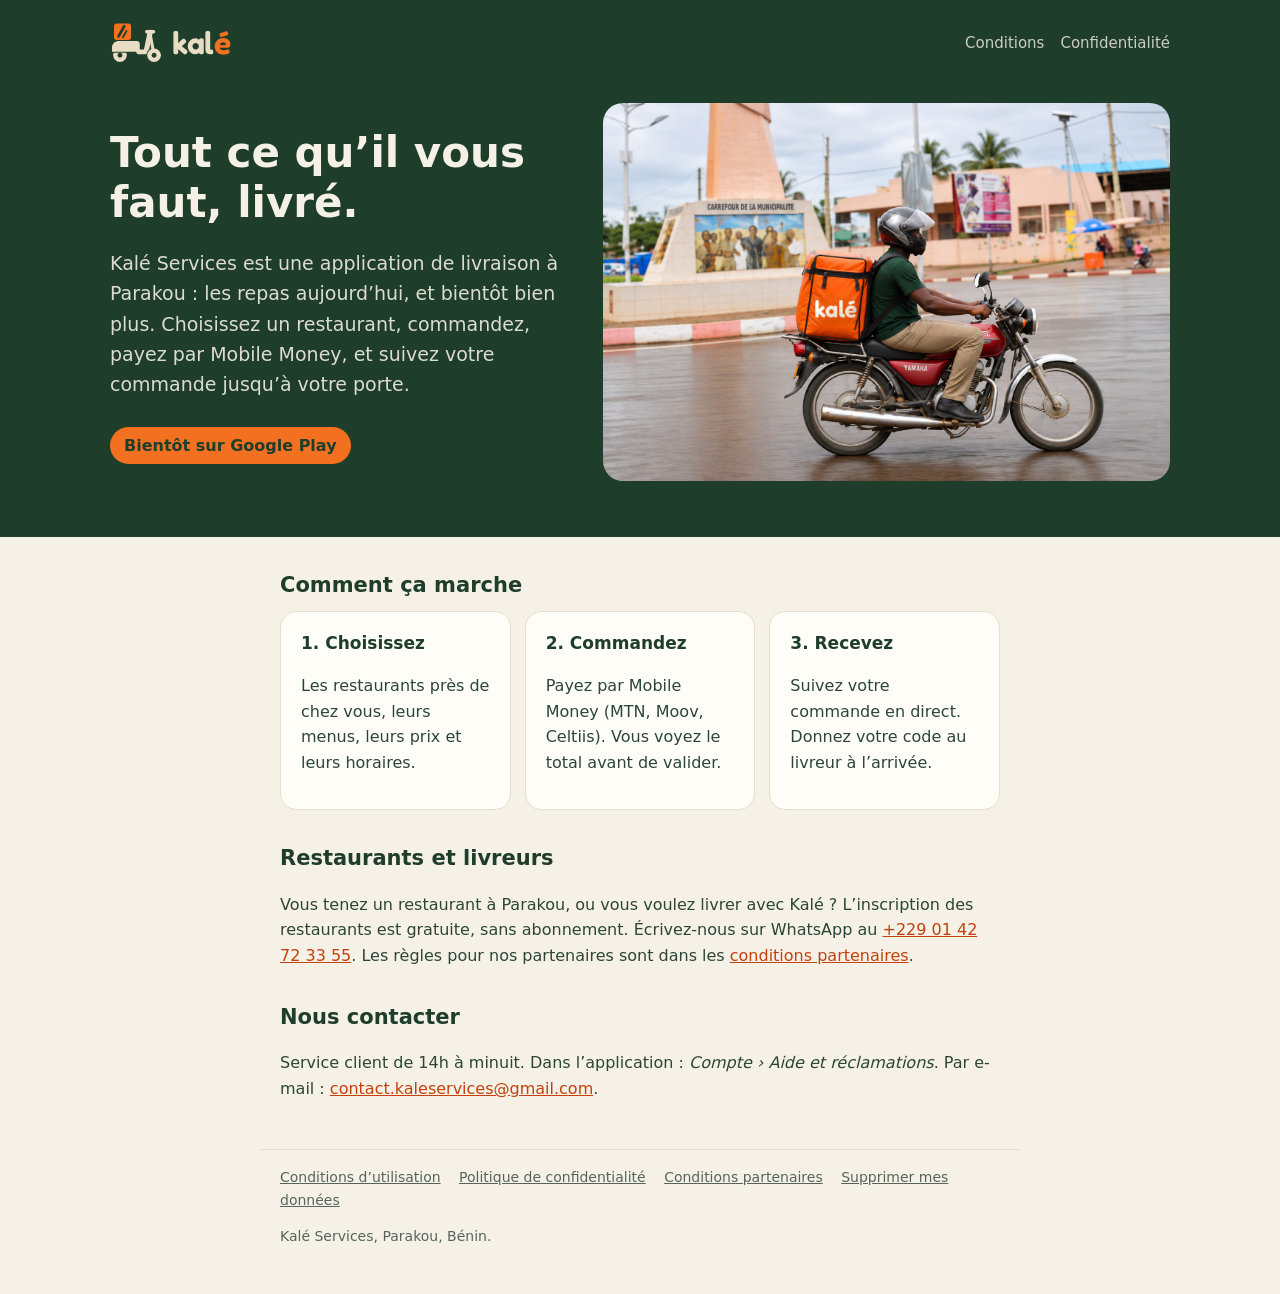
<file: index.html>
<!DOCTYPE html>
<html lang="fr">
<head>
<meta charset="utf-8">
<meta name="viewport" content="width=device-width, initial-scale=1">
<title>Kalé Services · Livraison à Parakou</title>
<meta name="description" content="Kalé Services : commandez vos repas à Parakou et faites-vous livrer. Les repas aujourd’hui, et bientôt bien plus.">
<link rel="icon" type="image/png" href="favicon.png">
<link rel="apple-touch-icon" href="apple-touch-icon.png">
<meta name="theme-color" content="#1F3D2B">
<link rel="stylesheet" href="style.css">
</head>
<body>
<div class="hero">
  <header>
    <a class="logo" href="index.html" aria-label="Kalé Services, accueil"><svg class="moto" viewBox="205 300 610 485" aria-hidden="true"><circle class="b" cx="322" cy="690" r="80"/><path class="b c" d="M228 650 V600 C228 556 262 524 318 524 H520 C540 524 554 538 554 558 V650 Z"/><path class="l" stroke-width="56" d="M540 650 H640"/><path class="l" stroke-width="60" d="M630 640 L676 420"/><circle class="b c" cx="722" cy="690" r="80"/><path class="l" stroke-width="36" d="M676 440 L722 690"/><circle class="h" cx="322" cy="690" r="28"/><circle class="h" cx="722" cy="690" r="28"/><path class="l" stroke-width="40" d="M636 414 H716"/><rect class="s c" x="252" y="318" width="200" height="194" rx="32"/><g transform="translate(-54.5 176.5) scale(0.75)"><path class="k" stroke-width="41.5" d="M481.5 387.7 L568.8 230.6"/><path class="k" stroke-width="26.9" d="M547 405.1 L603.7 304.7"/></g></svg><span class="nom">kal<span>é</span></span></a>
    <nav><a href="conditions.html">Conditions</a><a href="confidentialite.html">Confidentialité</a></nav>
  </header>
  <section class="intro">
    <div class="intro-text">
      <h1>Tout ce qu’il vous faut, livré.</h1>
      <p class="lead">Kalé Services est une application de livraison à Parakou : les repas aujourd’hui, et bientôt bien plus. Choisissez un restaurant, commandez, payez par Mobile Money, et suivez votre commande jusqu’à votre porte.</p>
      <span class="badge">Bientôt sur Google Play</span>
    </div>
    <img class="intro-photo" src="fond-livreur.jpg" alt="Un livreur Kalé à moto au carrefour de la Municipalité, à Parakou">
  </section>
</div>
<main>

  <h2>Comment ça marche</h2>
  <div class="cards">
    <div class="card"><h3>1. Choisissez</h3><p>Les restaurants près de chez vous, leurs menus, leurs prix et leurs horaires.</p></div>
    <div class="card"><h3>2. Commandez</h3><p>Payez par Mobile Money (MTN, Moov, Celtiis). Vous voyez le total avant de valider.</p></div>
    <div class="card"><h3>3. Recevez</h3><p>Suivez votre commande en direct. Donnez votre code au livreur à l’arrivée.</p></div>
  </div>

  <h2>Restaurants et livreurs</h2>
  <p>Vous tenez un restaurant à Parakou, ou vous voulez livrer avec Kalé ? L’inscription des restaurants est gratuite, sans abonnement. Écrivez-nous sur WhatsApp au <a href="https://wa.me/2290142723355">+229 01 42 72 33 55</a>. Les règles pour nos partenaires sont dans les <a href="conditions-partenaires.html">conditions partenaires</a>.</p>

  <h2>Nous contacter</h2>
  <p>Service client de 14h à minuit. Dans l’application : <em>Compte › Aide et réclamations</em>. Par e-mail : <a href="mailto:contact.kaleservices@gmail.com">contact.kaleservices@gmail.com</a>.</p>
</main>
<footer>
  <a href="conditions.html">Conditions d’utilisation</a>
  <a href="confidentialite.html">Politique de confidentialité</a>
  <a href="conditions-partenaires.html">Conditions partenaires</a>
  <a href="suppression.html">Supprimer mes données</a>
  <p>Kalé Services, Parakou, Bénin.</p>
</footer>
</body>
</html>
</file>
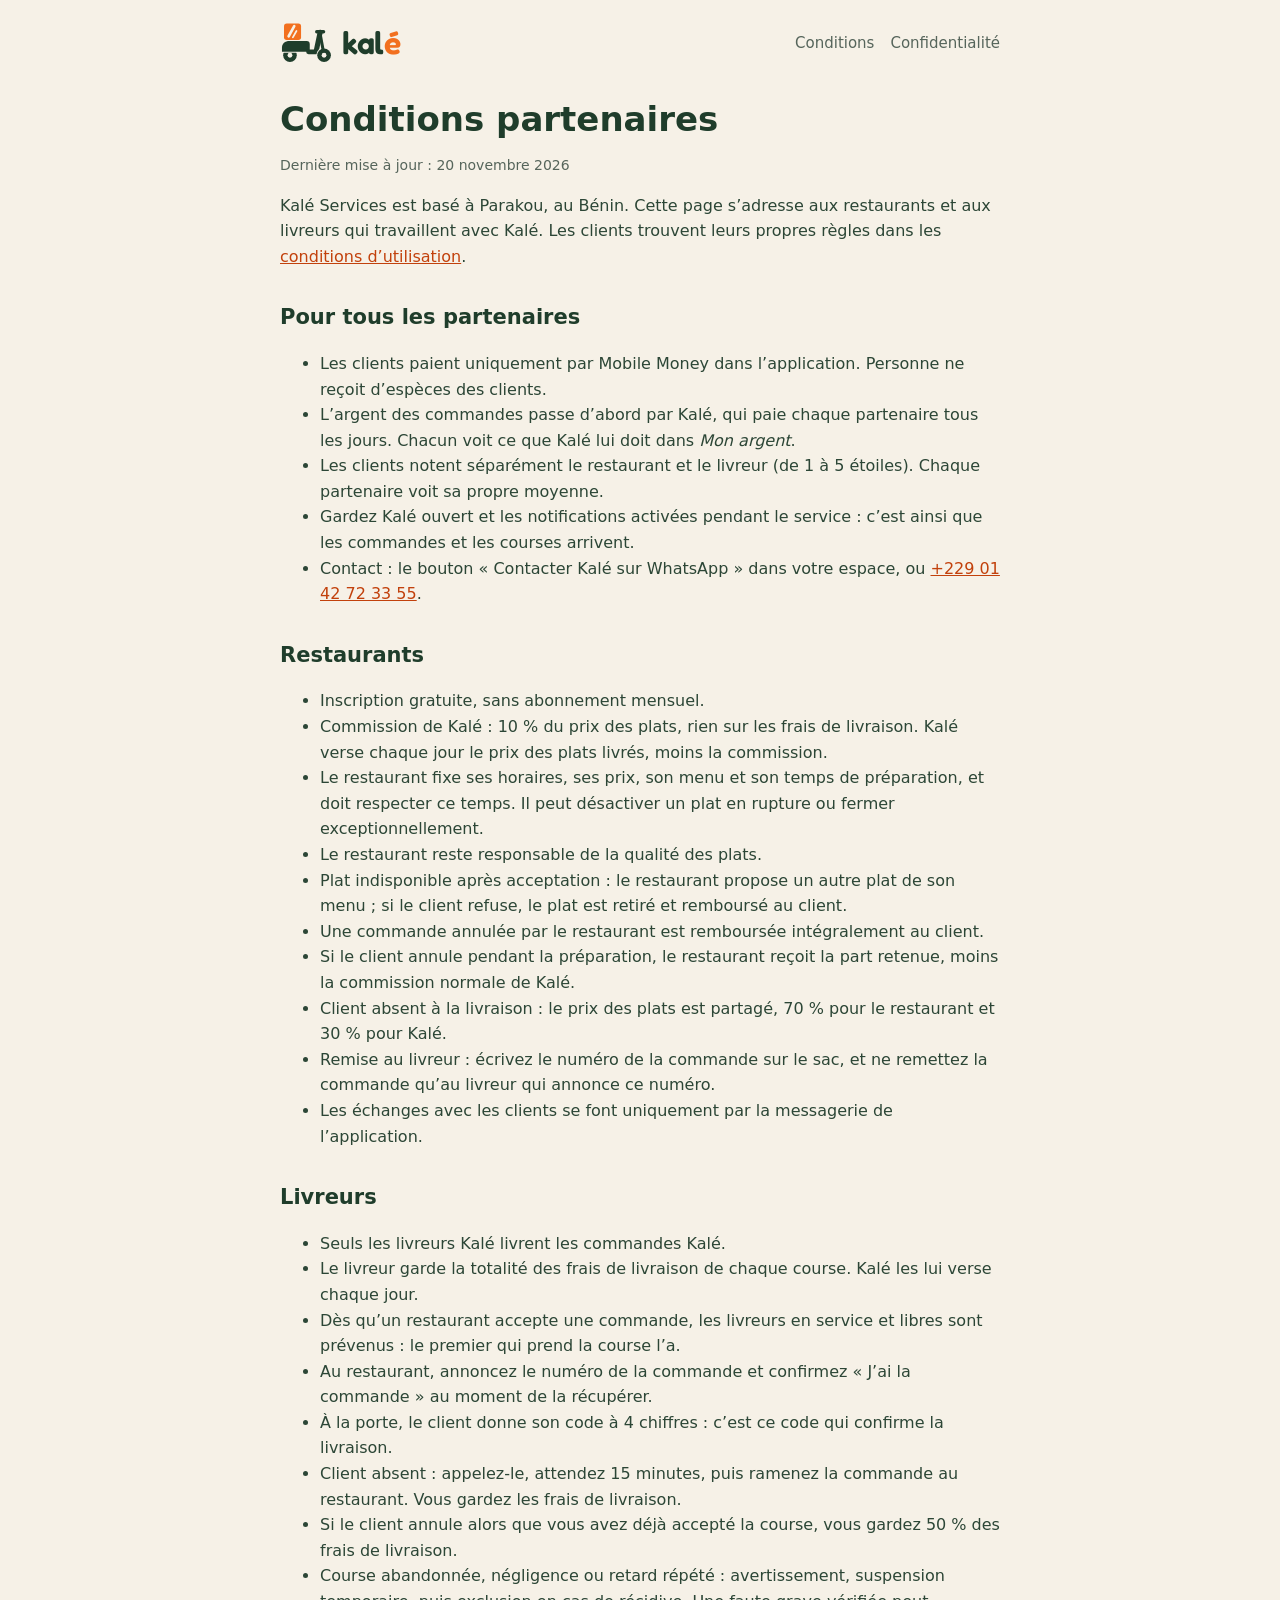
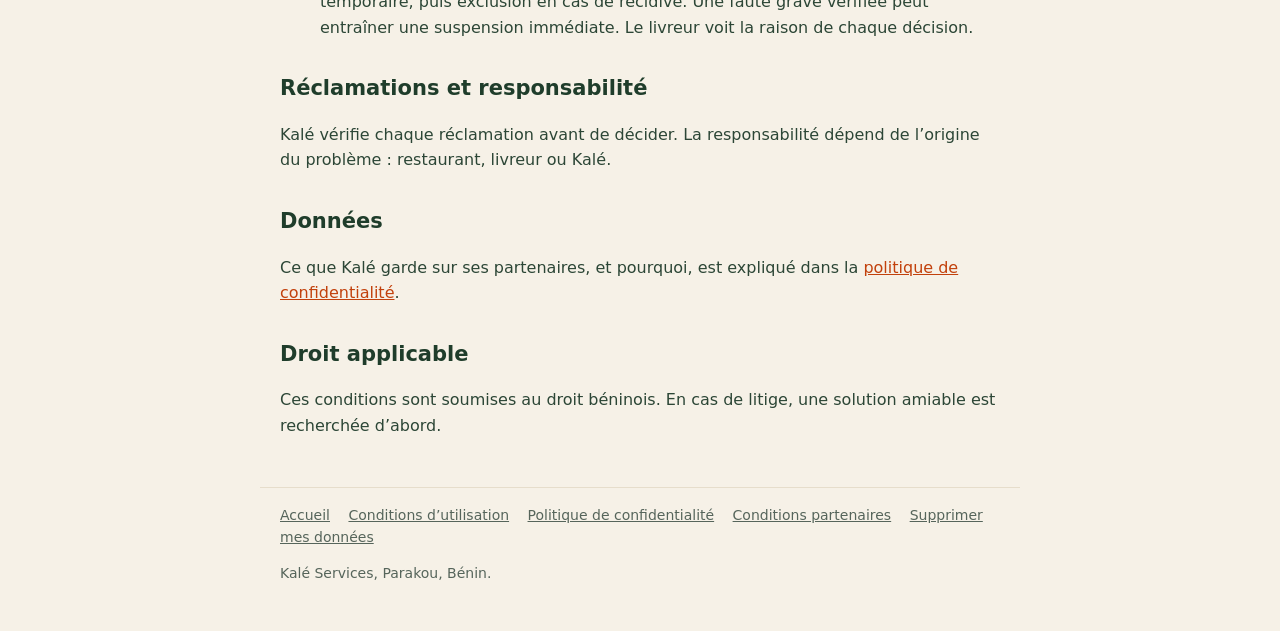
<file: conditions-partenaires.html>
<!DOCTYPE html>
<html lang="fr">
<head>
<meta charset="utf-8">
<meta name="viewport" content="width=device-width, initial-scale=1">
<title>Conditions partenaires · Kalé Services</title>
<link rel="icon" type="image/png" href="favicon.png">
<link rel="apple-touch-icon" href="apple-touch-icon.png">
<meta name="theme-color" content="#1F3D2B">
<link rel="stylesheet" href="style.css">
</head>
<body>
<header>
  <a class="logo" href="index.html" aria-label="Kalé Services, accueil"><svg class="moto" viewBox="205 300 610 485" aria-hidden="true"><circle class="b" cx="322" cy="690" r="80"/><path class="b c" d="M228 650 V600 C228 556 262 524 318 524 H520 C540 524 554 538 554 558 V650 Z"/><path class="l" stroke-width="56" d="M540 650 H640"/><path class="l" stroke-width="60" d="M630 640 L676 420"/><circle class="b c" cx="722" cy="690" r="80"/><path class="l" stroke-width="36" d="M676 440 L722 690"/><circle class="h" cx="322" cy="690" r="28"/><circle class="h" cx="722" cy="690" r="28"/><path class="l" stroke-width="40" d="M636 414 H716"/><rect class="s c" x="252" y="318" width="200" height="194" rx="32"/><g transform="translate(-54.5 176.5) scale(0.75)"><path class="k" stroke-width="41.5" d="M481.5 387.7 L568.8 230.6"/><path class="k" stroke-width="26.9" d="M547 405.1 L603.7 304.7"/></g></svg><span class="nom">kal<span>é</span></span></a>
  <nav><a href="conditions.html">Conditions</a><a href="confidentialite.html">Confidentialité</a></nav>
</header>
<main>
  <h1>Conditions partenaires</h1>
  <p class="updated">Dernière mise à jour : 20 novembre 2026</p>
  <p>Kalé Services est basé à Parakou, au Bénin. Cette page s’adresse aux restaurants et aux livreurs qui travaillent avec Kalé. Les clients trouvent leurs propres règles dans les <a href="conditions.html">conditions d’utilisation</a>.</p>

  <h2>Pour tous les partenaires</h2>
  <ul>
    <li>Les clients paient uniquement par Mobile Money dans l’application. Personne ne reçoit d’espèces des clients.</li>
    <li>L’argent des commandes passe d’abord par Kalé, qui paie chaque partenaire tous les jours. Chacun voit ce que Kalé lui doit dans <em>Mon argent</em>.</li>
    <li>Les clients notent séparément le restaurant et le livreur (de 1 à 5 étoiles). Chaque partenaire voit sa propre moyenne.</li>
    <li>Gardez Kalé ouvert et les notifications activées pendant le service : c’est ainsi que les commandes et les courses arrivent.</li>
    <li>Contact : le bouton « Contacter Kalé sur WhatsApp » dans votre espace, ou <a href="https://wa.me/2290142723355">+229 01 42 72 33 55</a>.</li>
  </ul>

  <h2>Restaurants</h2>
  <ul>
    <li>Inscription gratuite, sans abonnement mensuel.</li>
    <li>Commission de Kalé : 10 % du prix des plats, rien sur les frais de livraison. Kalé verse chaque jour le prix des plats livrés, moins la commission.</li>
    <li>Le restaurant fixe ses horaires, ses prix, son menu et son temps de préparation, et doit respecter ce temps. Il peut désactiver un plat en rupture ou fermer exceptionnellement.</li>
    <li>Le restaurant reste responsable de la qualité des plats.</li>
    <li>Plat indisponible après acceptation : le restaurant propose un autre plat de son menu ; si le client refuse, le plat est retiré et remboursé au client.</li>
    <li>Une commande annulée par le restaurant est remboursée intégralement au client.</li>
    <li>Si le client annule pendant la préparation, le restaurant reçoit la part retenue, moins la commission normale de Kalé.</li>
    <li>Client absent à la livraison : le prix des plats est partagé, 70 % pour le restaurant et 30 % pour Kalé.</li>
    <li>Remise au livreur : écrivez le numéro de la commande sur le sac, et ne remettez la commande qu’au livreur qui annonce ce numéro.</li>
    <li>Les échanges avec les clients se font uniquement par la messagerie de l’application.</li>
  </ul>

  <h2>Livreurs</h2>
  <ul>
    <li>Seuls les livreurs Kalé livrent les commandes Kalé.</li>
    <li>Le livreur garde la totalité des frais de livraison de chaque course. Kalé les lui verse chaque jour.</li>
    <li>Dès qu’un restaurant accepte une commande, les livreurs en service et libres sont prévenus : le premier qui prend la course l’a.</li>
    <li>Au restaurant, annoncez le numéro de la commande et confirmez « J’ai la commande » au moment de la récupérer.</li>
    <li>À la porte, le client donne son code à 4 chiffres : c’est ce code qui confirme la livraison.</li>
    <li>Client absent : appelez-le, attendez 15 minutes, puis ramenez la commande au restaurant. Vous gardez les frais de livraison.</li>
    <li>Si le client annule alors que vous avez déjà accepté la course, vous gardez 50 % des frais de livraison.</li>
    <li>Course abandonnée, négligence ou retard répété : avertissement, suspension temporaire, puis exclusion en cas de récidive. Une faute grave vérifiée peut entraîner une suspension immédiate. Le livreur voit la raison de chaque décision.</li>
  </ul>

  <h2>Réclamations et responsabilité</h2>
  <p>Kalé vérifie chaque réclamation avant de décider. La responsabilité dépend de l’origine du problème : restaurant, livreur ou Kalé.</p>

  <h2>Données</h2>
  <p>Ce que Kalé garde sur ses partenaires, et pourquoi, est expliqué dans la <a href="confidentialite.html">politique de confidentialité</a>.</p>

  <h2>Droit applicable</h2>
  <p>Ces conditions sont soumises au droit béninois. En cas de litige, une solution amiable est recherchée d’abord.</p>
</main>
<footer>
  <a href="index.html">Accueil</a>
  <a href="conditions.html">Conditions d’utilisation</a>
  <a href="confidentialite.html">Politique de confidentialité</a>
  <a href="conditions-partenaires.html">Conditions partenaires</a>
  <a href="suppression.html">Supprimer mes données</a>
  <p>Kalé Services, Parakou, Bénin.</p>
</footer>
</body>
</html>
</file>
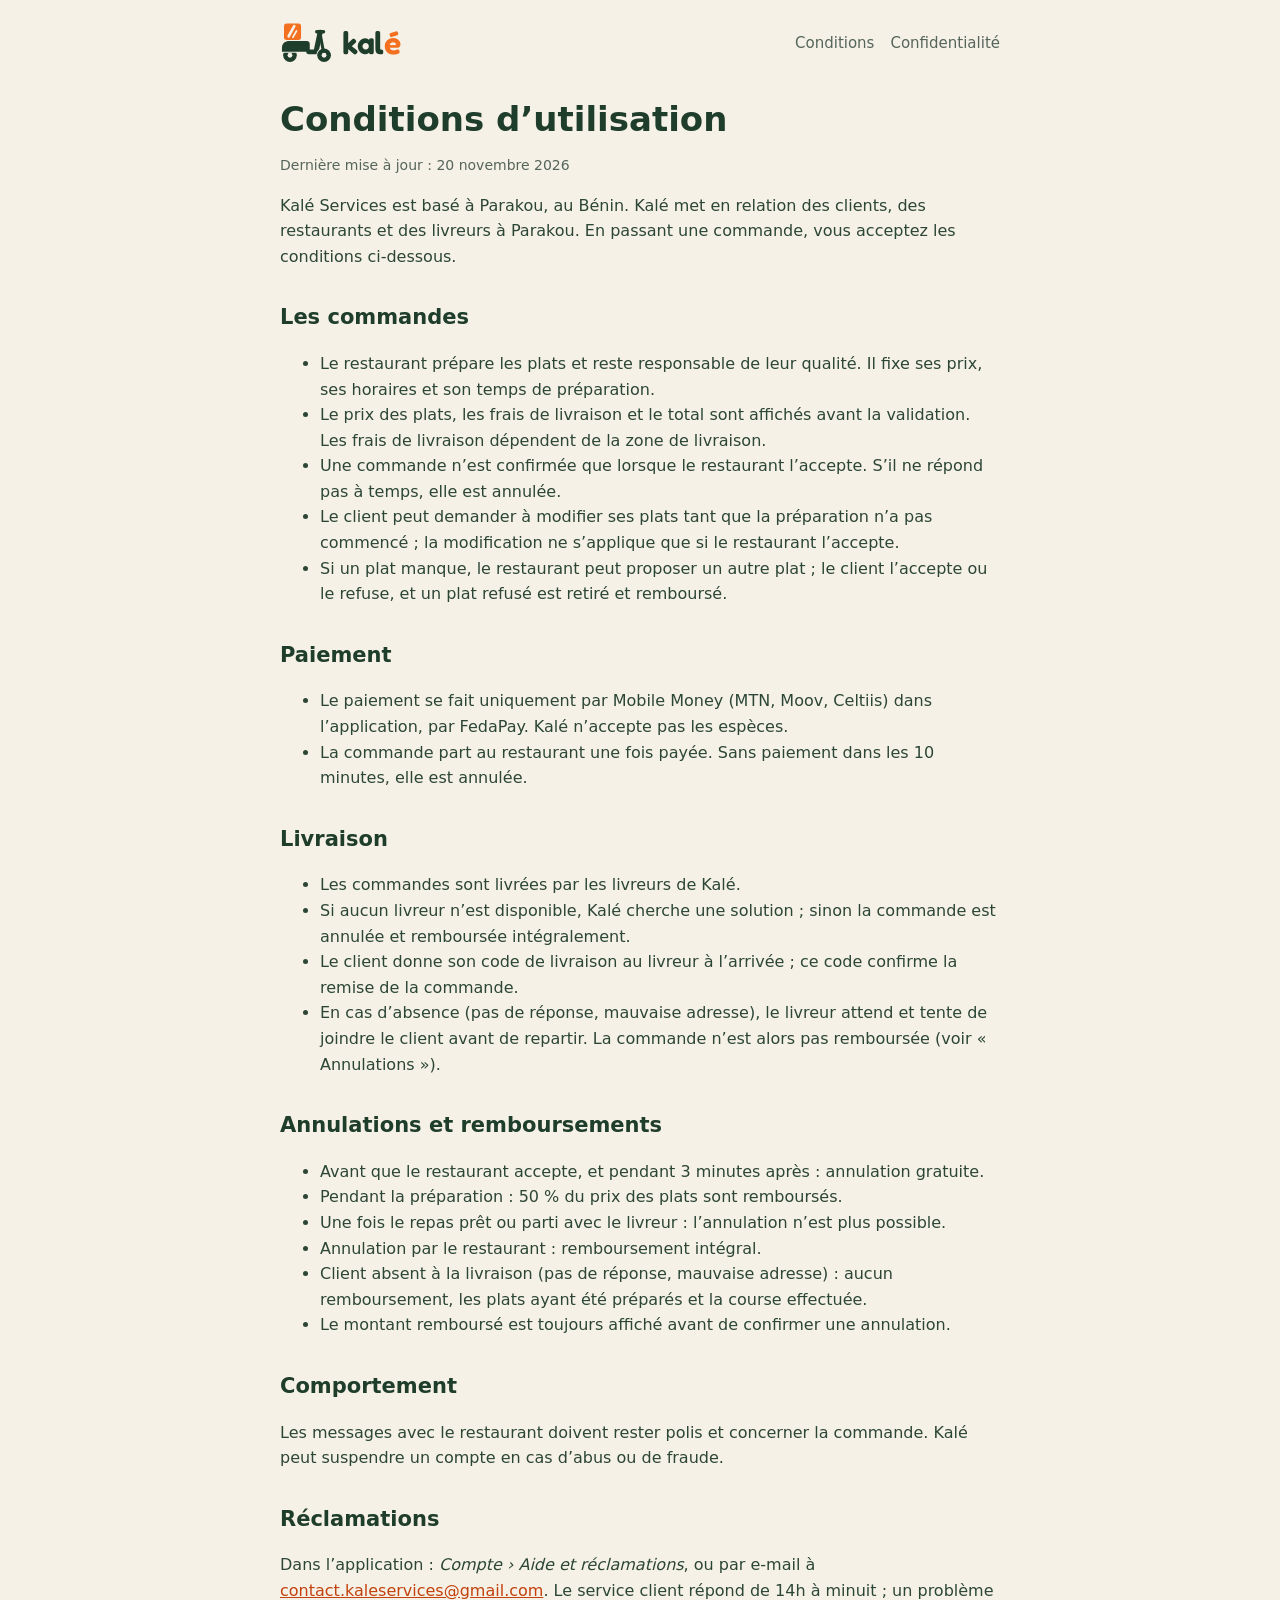
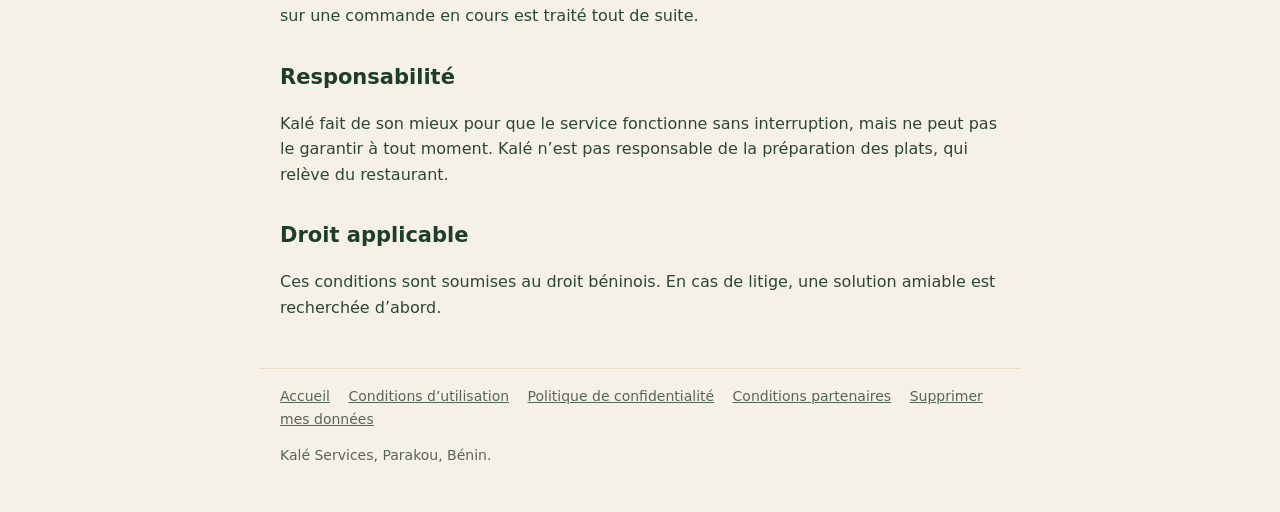
<file: conditions.html>
<!DOCTYPE html>
<html lang="fr">
<head>
<meta charset="utf-8">
<meta name="viewport" content="width=device-width, initial-scale=1">
<title>Conditions d’utilisation · Kalé Services</title>
<link rel="icon" type="image/png" href="favicon.png">
<link rel="apple-touch-icon" href="apple-touch-icon.png">
<meta name="theme-color" content="#1F3D2B">
<link rel="stylesheet" href="style.css">
</head>
<body>
<header>
  <a class="logo" href="index.html" aria-label="Kalé Services, accueil"><svg class="moto" viewBox="205 300 610 485" aria-hidden="true"><circle class="b" cx="322" cy="690" r="80"/><path class="b c" d="M228 650 V600 C228 556 262 524 318 524 H520 C540 524 554 538 554 558 V650 Z"/><path class="l" stroke-width="56" d="M540 650 H640"/><path class="l" stroke-width="60" d="M630 640 L676 420"/><circle class="b c" cx="722" cy="690" r="80"/><path class="l" stroke-width="36" d="M676 440 L722 690"/><circle class="h" cx="322" cy="690" r="28"/><circle class="h" cx="722" cy="690" r="28"/><path class="l" stroke-width="40" d="M636 414 H716"/><rect class="s c" x="252" y="318" width="200" height="194" rx="32"/><g transform="translate(-54.5 176.5) scale(0.75)"><path class="k" stroke-width="41.5" d="M481.5 387.7 L568.8 230.6"/><path class="k" stroke-width="26.9" d="M547 405.1 L603.7 304.7"/></g></svg><span class="nom">kal<span>é</span></span></a>
  <nav><a href="conditions.html">Conditions</a><a href="confidentialite.html">Confidentialité</a></nav>
</header>
<main>
  <h1>Conditions d’utilisation</h1>
  <p class="updated">Dernière mise à jour : 20 novembre 2026</p>
  <p>Kalé Services est basé à Parakou, au Bénin. Kalé met en relation des clients, des restaurants et des livreurs à Parakou. En passant une commande, vous acceptez les conditions ci-dessous.</p>

  <h2>Les commandes</h2>
  <ul>
    <li>Le restaurant prépare les plats et reste responsable de leur qualité. Il fixe ses prix, ses horaires et son temps de préparation.</li>
    <li>Le prix des plats, les frais de livraison et le total sont affichés avant la validation. Les frais de livraison dépendent de la zone de livraison.</li>
    <li>Une commande n’est confirmée que lorsque le restaurant l’accepte. S’il ne répond pas à temps, elle est annulée.</li>
    <li>Le client peut demander à modifier ses plats tant que la préparation n’a pas commencé ; la modification ne s’applique que si le restaurant l’accepte.</li>
    <li>Si un plat manque, le restaurant peut proposer un autre plat ; le client l’accepte ou le refuse, et un plat refusé est retiré et remboursé.</li>
  </ul>

  <h2>Paiement</h2>
  <ul>
    <li>Le paiement se fait uniquement par Mobile Money (MTN, Moov, Celtiis) dans l’application, par FedaPay. Kalé n’accepte pas les espèces.</li>
    <li>La commande part au restaurant une fois payée. Sans paiement dans les 10 minutes, elle est annulée.</li>
  </ul>

  <h2>Livraison</h2>
  <ul>
    <li>Les commandes sont livrées par les livreurs de Kalé.</li>
    <li>Si aucun livreur n’est disponible, Kalé cherche une solution ; sinon la commande est annulée et remboursée intégralement.</li>
    <li>Le client donne son code de livraison au livreur à l’arrivée ; ce code confirme la remise de la commande.</li>
    <li>En cas d’absence (pas de réponse, mauvaise adresse), le livreur attend et tente de joindre le client avant de repartir. La commande n’est alors pas remboursée (voir « Annulations »).</li>
  </ul>

  <h2>Annulations et remboursements</h2>
  <ul>
    <li>Avant que le restaurant accepte, et pendant 3 minutes après : annulation gratuite.</li>
    <li>Pendant la préparation : 50 % du prix des plats sont remboursés.</li>
    <li>Une fois le repas prêt ou parti avec le livreur : l’annulation n’est plus possible.</li>
    <li>Annulation par le restaurant : remboursement intégral.</li>
    <li>Client absent à la livraison (pas de réponse, mauvaise adresse) : aucun remboursement, les plats ayant été préparés et la course effectuée.</li>
    <li>Le montant remboursé est toujours affiché avant de confirmer une annulation.</li>
  </ul>

  <h2>Comportement</h2>
  <p>Les messages avec le restaurant doivent rester polis et concerner la commande. Kalé peut suspendre un compte en cas d’abus ou de fraude.</p>

  <h2>Réclamations</h2>
  <p>Dans l’application : <em>Compte › Aide et réclamations</em>, ou par e-mail à <a href="mailto:contact.kaleservices@gmail.com">contact.kaleservices@gmail.com</a>. Le service client répond de 14h à minuit ; un problème sur une commande en cours est traité tout de suite.</p>

  <h2>Responsabilité</h2>
  <p>Kalé fait de son mieux pour que le service fonctionne sans interruption, mais ne peut pas le garantir à tout moment. Kalé n’est pas responsable de la préparation des plats, qui relève du restaurant.</p>

  <h2>Droit applicable</h2>
  <p>Ces conditions sont soumises au droit béninois. En cas de litige, une solution amiable est recherchée d’abord.</p>
</main>
<footer>
  <a href="index.html">Accueil</a>
  <a href="conditions.html">Conditions d’utilisation</a>
  <a href="confidentialite.html">Politique de confidentialité</a>
  <a href="conditions-partenaires.html">Conditions partenaires</a>
  <a href="suppression.html">Supprimer mes données</a>
  <p>Kalé Services, Parakou, Bénin.</p>
</footer>
</body>
</html>
</file>
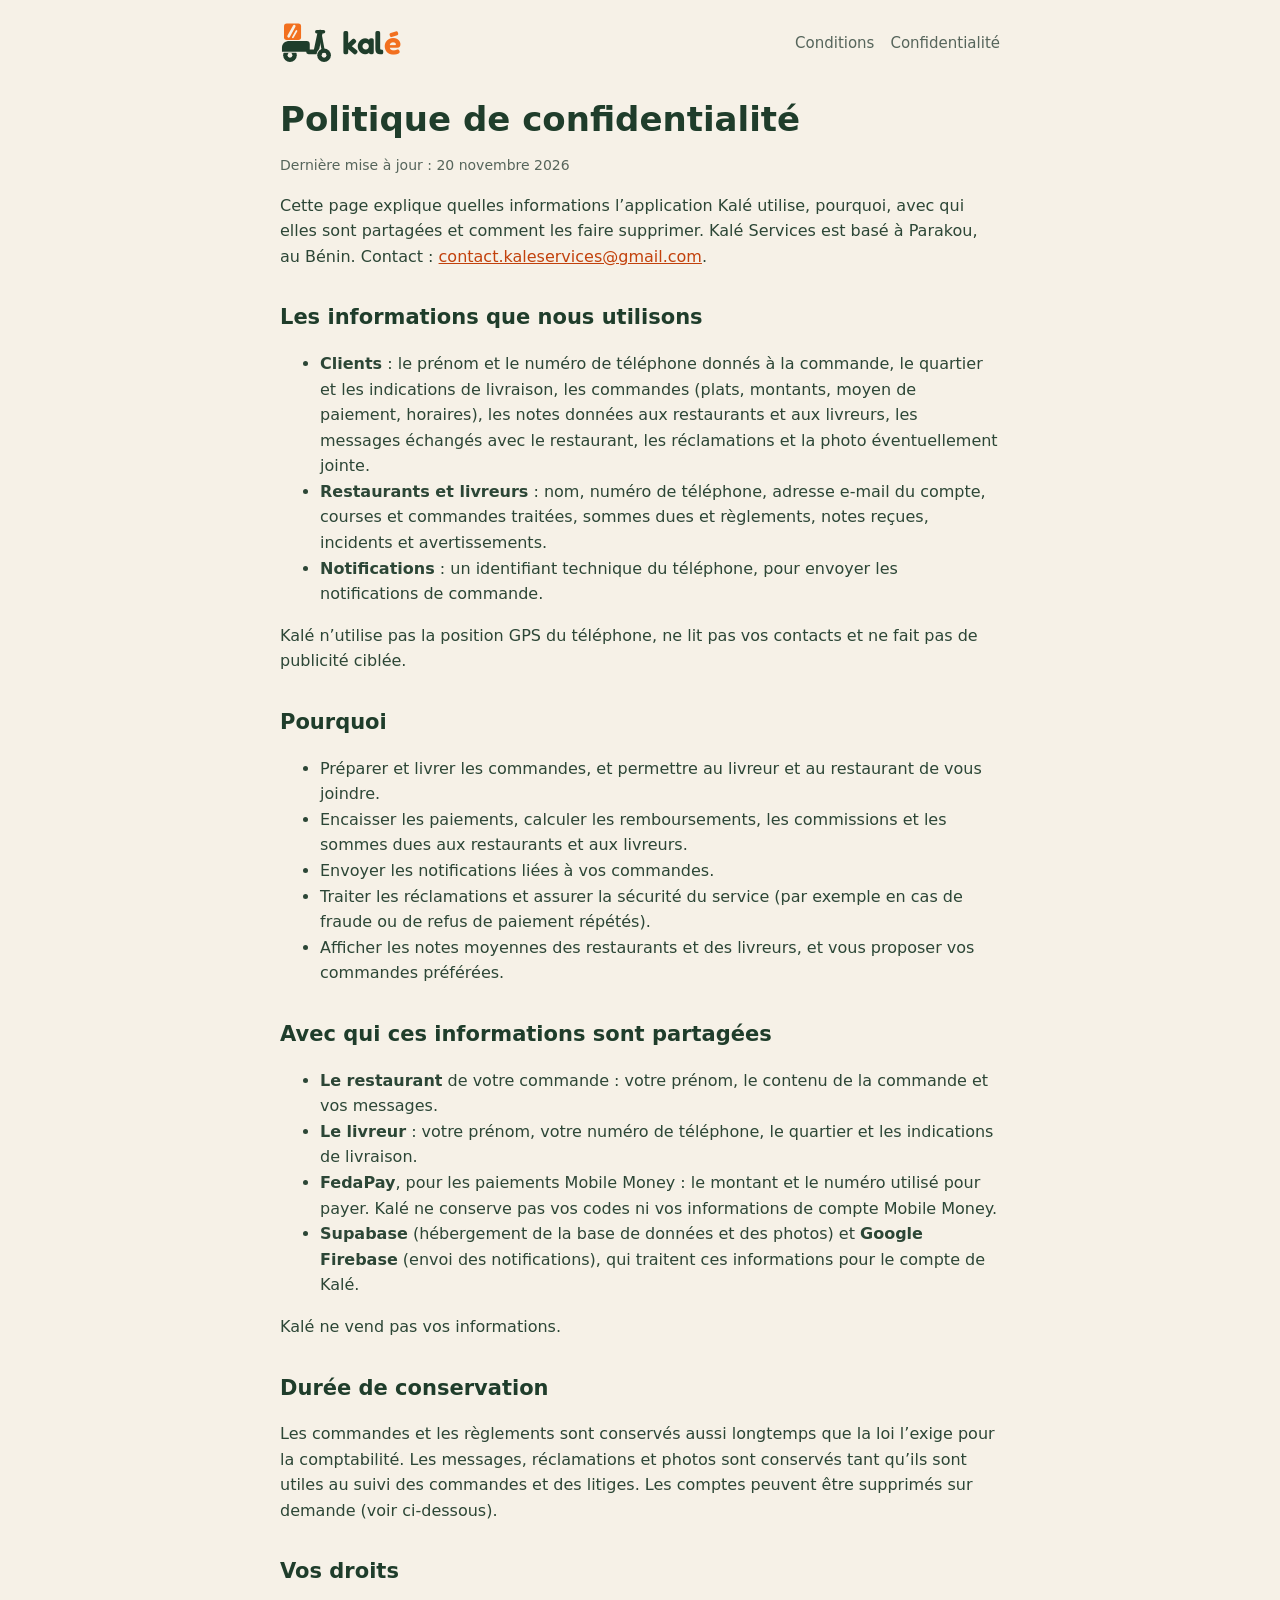
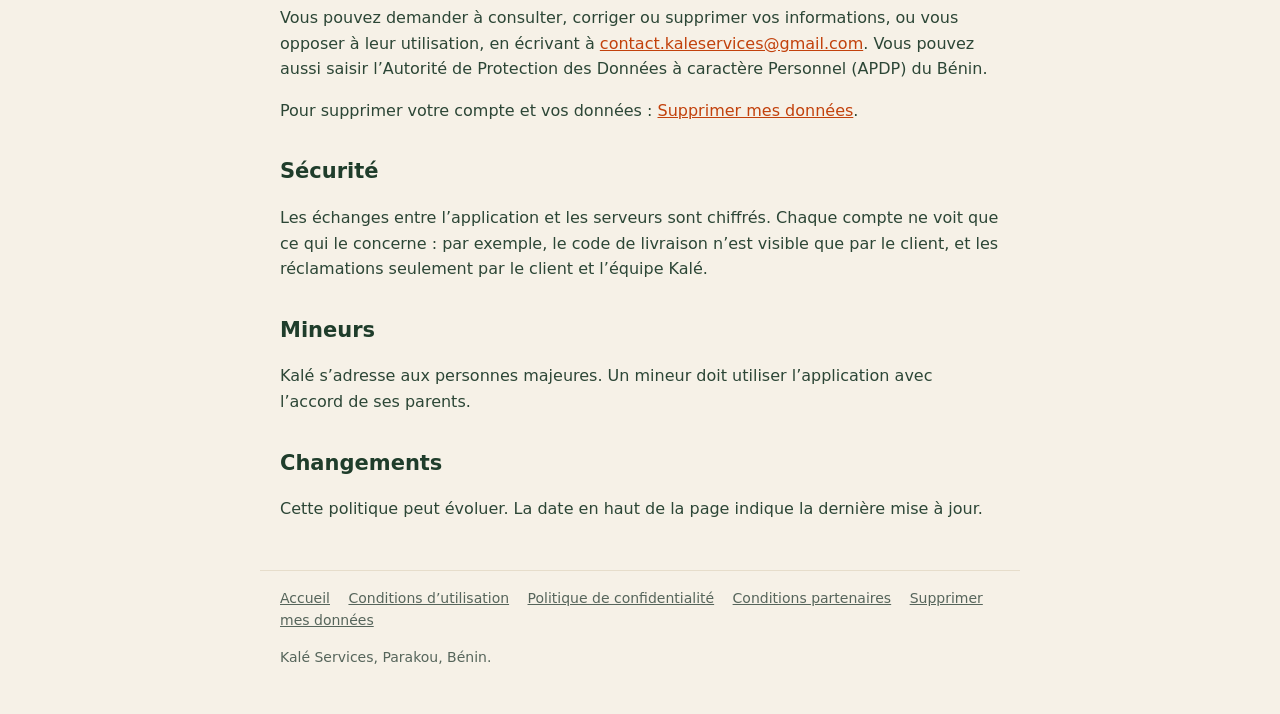
<file: confidentialite.html>
<!DOCTYPE html>
<html lang="fr">
<head>
<meta charset="utf-8">
<meta name="viewport" content="width=device-width, initial-scale=1">
<title>Politique de confidentialité · Kalé Services</title>
<link rel="icon" type="image/png" href="favicon.png">
<link rel="apple-touch-icon" href="apple-touch-icon.png">
<meta name="theme-color" content="#1F3D2B">
<link rel="stylesheet" href="style.css">
</head>
<body>
<header>
  <a class="logo" href="index.html" aria-label="Kalé Services, accueil"><svg class="moto" viewBox="205 300 610 485" aria-hidden="true"><circle class="b" cx="322" cy="690" r="80"/><path class="b c" d="M228 650 V600 C228 556 262 524 318 524 H520 C540 524 554 538 554 558 V650 Z"/><path class="l" stroke-width="56" d="M540 650 H640"/><path class="l" stroke-width="60" d="M630 640 L676 420"/><circle class="b c" cx="722" cy="690" r="80"/><path class="l" stroke-width="36" d="M676 440 L722 690"/><circle class="h" cx="322" cy="690" r="28"/><circle class="h" cx="722" cy="690" r="28"/><path class="l" stroke-width="40" d="M636 414 H716"/><rect class="s c" x="252" y="318" width="200" height="194" rx="32"/><g transform="translate(-54.5 176.5) scale(0.75)"><path class="k" stroke-width="41.5" d="M481.5 387.7 L568.8 230.6"/><path class="k" stroke-width="26.9" d="M547 405.1 L603.7 304.7"/></g></svg><span class="nom">kal<span>é</span></span></a>
  <nav><a href="conditions.html">Conditions</a><a href="confidentialite.html">Confidentialité</a></nav>
</header>
<main>
  <h1>Politique de confidentialité</h1>
  <p class="updated">Dernière mise à jour : 20 novembre 2026</p>
  <p>Cette page explique quelles informations l’application Kalé utilise, pourquoi, avec qui elles sont partagées et comment les faire supprimer. Kalé Services est basé à Parakou, au Bénin. Contact : <a href="mailto:contact.kaleservices@gmail.com">contact.kaleservices@gmail.com</a>.</p>

  <h2>Les informations que nous utilisons</h2>
  <ul>
    <li><strong>Clients</strong> : le prénom et le numéro de téléphone donnés à la commande, le quartier et les indications de livraison, les commandes (plats, montants, moyen de paiement, horaires), les notes données aux restaurants et aux livreurs, les messages échangés avec le restaurant, les réclamations et la photo éventuellement jointe.</li>
    <li><strong>Restaurants et livreurs</strong> : nom, numéro de téléphone, adresse e-mail du compte, courses et commandes traitées, sommes dues et règlements, notes reçues, incidents et avertissements.</li>
    <li><strong>Notifications</strong> : un identifiant technique du téléphone, pour envoyer les notifications de commande.</li>
  </ul>
  <p>Kalé n’utilise pas la position GPS du téléphone, ne lit pas vos contacts et ne fait pas de publicité ciblée.</p>

  <h2>Pourquoi</h2>
  <ul>
    <li>Préparer et livrer les commandes, et permettre au livreur et au restaurant de vous joindre.</li>
    <li>Encaisser les paiements, calculer les remboursements, les commissions et les sommes dues aux restaurants et aux livreurs.</li>
    <li>Envoyer les notifications liées à vos commandes.</li>
    <li>Traiter les réclamations et assurer la sécurité du service (par exemple en cas de fraude ou de refus de paiement répétés).</li>
    <li>Afficher les notes moyennes des restaurants et des livreurs, et vous proposer vos commandes préférées.</li>
  </ul>

  <h2>Avec qui ces informations sont partagées</h2>
  <ul>
    <li><strong>Le restaurant</strong> de votre commande : votre prénom, le contenu de la commande et vos messages.</li>
    <li><strong>Le livreur</strong> : votre prénom, votre numéro de téléphone, le quartier et les indications de livraison.</li>
    <li><strong>FedaPay</strong>, pour les paiements Mobile Money : le montant et le numéro utilisé pour payer. Kalé ne conserve pas vos codes ni vos informations de compte Mobile Money.</li>
    <li><strong>Supabase</strong> (hébergement de la base de données et des photos) et <strong>Google Firebase</strong> (envoi des notifications), qui traitent ces informations pour le compte de Kalé.</li>
  </ul>
  <p>Kalé ne vend pas vos informations.</p>

  <h2>Durée de conservation</h2>
  <p>Les commandes et les règlements sont conservés aussi longtemps que la loi l’exige pour la comptabilité. Les messages, réclamations et photos sont conservés tant qu’ils sont utiles au suivi des commandes et des litiges. Les comptes peuvent être supprimés sur demande (voir ci-dessous).</p>

  <h2>Vos droits</h2>
  <p>Vous pouvez demander à consulter, corriger ou supprimer vos informations, ou vous opposer à leur utilisation, en écrivant à <a href="mailto:contact.kaleservices@gmail.com">contact.kaleservices@gmail.com</a>. Vous pouvez aussi saisir l’Autorité de Protection des Données à caractère Personnel (APDP) du Bénin.</p>
  <p>Pour supprimer votre compte et vos données : <a href="suppression.html">Supprimer mes données</a>.</p>

  <h2>Sécurité</h2>
  <p>Les échanges entre l’application et les serveurs sont chiffrés. Chaque compte ne voit que ce qui le concerne : par exemple, le code de livraison n’est visible que par le client, et les réclamations seulement par le client et l’équipe Kalé.</p>

  <h2>Mineurs</h2>
  <p>Kalé s’adresse aux personnes majeures. Un mineur doit utiliser l’application avec l’accord de ses parents.</p>

  <h2>Changements</h2>
  <p>Cette politique peut évoluer. La date en haut de la page indique la dernière mise à jour.</p>
</main>
<footer>
  <a href="index.html">Accueil</a>
  <a href="conditions.html">Conditions d’utilisation</a>
  <a href="confidentialite.html">Politique de confidentialité</a>
  <a href="conditions-partenaires.html">Conditions partenaires</a>
  <a href="suppression.html">Supprimer mes données</a>
  <p>Kalé Services, Parakou, Bénin.</p>
</footer>
</body>
</html>
</file>
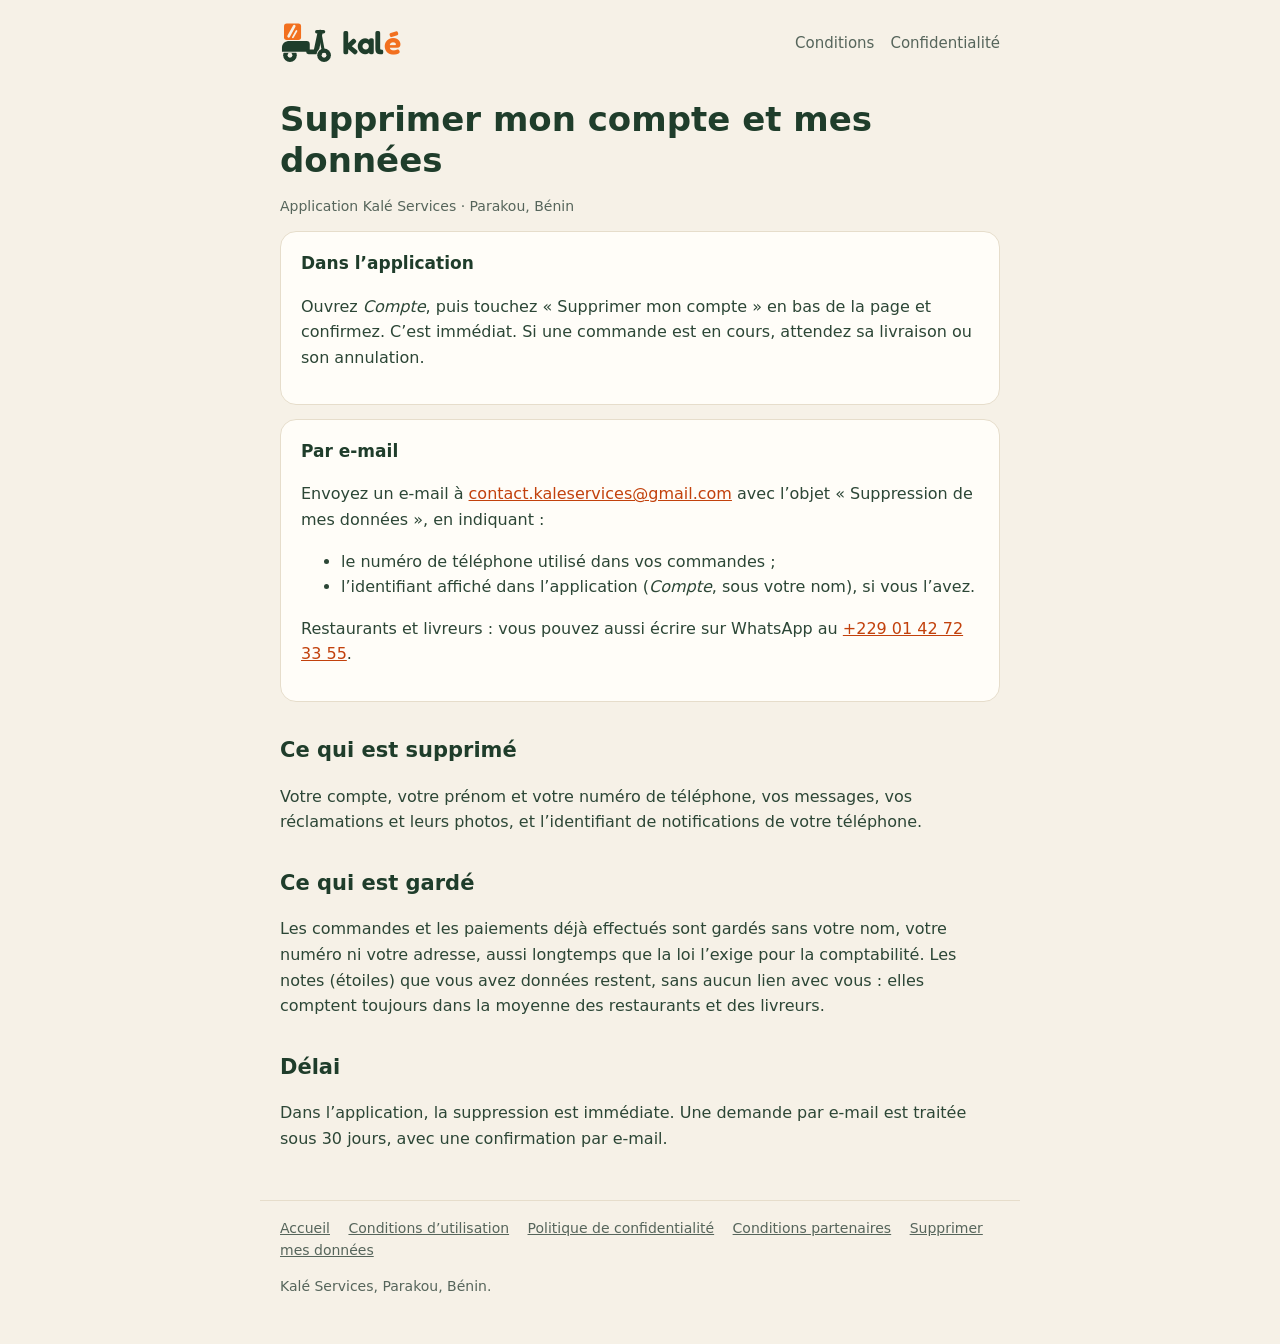
<file: suppression.html>
<!DOCTYPE html>
<html lang="fr">
<head>
<meta charset="utf-8">
<meta name="viewport" content="width=device-width, initial-scale=1">
<title>Supprimer mes données · Kalé Services</title>
<link rel="icon" type="image/png" href="favicon.png">
<link rel="apple-touch-icon" href="apple-touch-icon.png">
<meta name="theme-color" content="#1F3D2B">
<link rel="stylesheet" href="style.css">
</head>
<body>
<header>
  <a class="logo" href="index.html" aria-label="Kalé Services, accueil"><svg class="moto" viewBox="205 300 610 485" aria-hidden="true"><circle class="b" cx="322" cy="690" r="80"/><path class="b c" d="M228 650 V600 C228 556 262 524 318 524 H520 C540 524 554 538 554 558 V650 Z"/><path class="l" stroke-width="56" d="M540 650 H640"/><path class="l" stroke-width="60" d="M630 640 L676 420"/><circle class="b c" cx="722" cy="690" r="80"/><path class="l" stroke-width="36" d="M676 440 L722 690"/><circle class="h" cx="322" cy="690" r="28"/><circle class="h" cx="722" cy="690" r="28"/><path class="l" stroke-width="40" d="M636 414 H716"/><rect class="s c" x="252" y="318" width="200" height="194" rx="32"/><g transform="translate(-54.5 176.5) scale(0.75)"><path class="k" stroke-width="41.5" d="M481.5 387.7 L568.8 230.6"/><path class="k" stroke-width="26.9" d="M547 405.1 L603.7 304.7"/></g></svg><span class="nom">kal<span>é</span></span></a>
  <nav><a href="conditions.html">Conditions</a><a href="confidentialite.html">Confidentialité</a></nav>
</header>
<main>
  <h1>Supprimer mon compte et mes données</h1>
  <p class="updated">Application Kalé Services · Parakou, Bénin</p>
  <div class="card">
    <h3>Dans l’application</h3>
    <p>Ouvrez <em>Compte</em>, puis touchez « Supprimer mon compte » en bas de la page et confirmez. C’est immédiat. Si une commande est en cours, attendez sa livraison ou son annulation.</p>
  </div>
  <div class="card">
    <h3>Par e-mail</h3>
    <p>Envoyez un e-mail à <a href="mailto:contact.kaleservices@gmail.com?subject=Suppression%20de%20mes%20donn%C3%A9es%20Kal%C3%A9">contact.kaleservices@gmail.com</a> avec l’objet « Suppression de mes données », en indiquant :</p>
    <ul>
      <li>le numéro de téléphone utilisé dans vos commandes ;</li>
      <li>l’identifiant affiché dans l’application (<em>Compte</em>, sous votre nom), si vous l’avez.</li>
    </ul>
    <p>Restaurants et livreurs : vous pouvez aussi écrire sur WhatsApp au <a href="https://wa.me/2290142723355">+229 01 42 72 33 55</a>.</p>
  </div>

  <h2>Ce qui est supprimé</h2>
  <p>Votre compte, votre prénom et votre numéro de téléphone, vos messages, vos réclamations et leurs photos, et l’identifiant de notifications de votre téléphone.</p>

  <h2>Ce qui est gardé</h2>
  <p>Les commandes et les paiements déjà effectués sont gardés sans votre nom, votre numéro ni votre adresse, aussi longtemps que la loi l’exige pour la comptabilité. Les notes (étoiles) que vous avez données restent, sans aucun lien avec vous : elles comptent toujours dans la moyenne des restaurants et des livreurs.</p>

  <h2>Délai</h2>
  <p>Dans l’application, la suppression est immédiate. Une demande par e-mail est traitée sous 30 jours, avec une confirmation par e-mail.</p>
</main>
<footer>
  <a href="index.html">Accueil</a>
  <a href="conditions.html">Conditions d’utilisation</a>
  <a href="confidentialite.html">Politique de confidentialité</a>
  <a href="conditions-partenaires.html">Conditions partenaires</a>
  <a href="suppression.html">Supprimer mes données</a>
  <p>Kalé Services, Parakou, Bénin.</p>
</footer>
</body>
</html>
</file>
<file: style.css>
/* Kalé Services : vert forêt, beige sable et orange (novembre 2026). */
@font-face { font-family: "Fredoka"; src: url("Fredoka-SemiBold.ttf") format("truetype"); font-weight: 600; font-display: swap; }
:root {
  --orange: #c2410c;
  --orange-vif: #f2701f;
  --orange-soft: #fbe3d0;
  --ink: #1f3d2b;
  --text: #2c4636;
  --muted: #56655b;
  --cream: #f6f1e7;
  --sand: #e8dcc4;
  --surface: #fffdf8;
  --line: #e6ddcb;
}
* { box-sizing: border-box; }
body {
  margin: 0;
  font-family: system-ui, -apple-system, "Segoe UI", Roboto, sans-serif;
  color: var(--ink);
  background: var(--cream);
  line-height: 1.6;
}
header, main, footer { max-width: 760px; margin: 0 auto; padding: 0 20px; }
header { display: flex; align-items: center; justify-content: space-between; flex-wrap: wrap; gap: 8px; padding-top: 22px; }

/* Le logo : la moto (sac orange) et le nom, comme dans l'application. */
.logo { display: inline-flex; align-items: center; gap: 10px; color: var(--ink); text-decoration: none; --cut: var(--cream); }
.logo .moto { width: 52px; height: auto; display: block; }
.logo .moto .b { fill: currentColor; }
.logo .moto .c { stroke: var(--cut); stroke-width: 22; paint-order: stroke; }
.logo .moto .l { stroke: currentColor; stroke-linecap: round; fill: none; }
.logo .moto .h { fill: var(--cut); }
.logo .moto .s { fill: var(--orange-vif); }
.logo .moto .k { stroke: var(--cut); stroke-linecap: round; fill: none; }
.logo .nom { font-family: "Fredoka", system-ui, sans-serif; font-weight: 600; font-size: 32px; letter-spacing: -0.5px; line-height: 1; }
.logo .nom span { color: var(--orange-vif); }

nav a { color: var(--muted); text-decoration: none; margin-left: 16px; font-size: 15px; }
nav a:hover { color: var(--orange); }
h1 { font-size: 34px; line-height: 1.2; margin: 36px 0 12px; color: var(--ink); }
h2 { font-size: 21px; margin: 32px 0 8px; color: var(--ink); }
p, li { color: var(--text); }
.lead { font-size: 19px; color: var(--muted); }
.card {
  background: var(--surface); border: 1px solid var(--line); border-radius: 16px;
  padding: 18px 20px; margin: 14px 0;
}
.cards { display: grid; grid-template-columns: repeat(auto-fit, minmax(210px, 1fr)); gap: 14px; }
.cards .card { margin: 0; }
.card h3 { margin: 0 0 6px; font-size: 17px; color: var(--ink); }
.badge {
  display: inline-block; background: var(--orange-vif); color: var(--ink);
  font-weight: 700; border-radius: 999px; padding: 6px 14px; margin-top: 8px;
}
a { color: var(--orange); }
.updated { color: var(--muted); font-size: 14px; }
footer { margin-top: 48px; padding-bottom: 32px; border-top: 1px solid var(--line); padding-top: 16px; color: var(--muted); font-size: 14px; }
footer a { color: var(--muted); margin-right: 14px; }
footer p { color: var(--muted); }

/* Accueil : bandeau vert forêt, le texte à gauche et la photo d'un livreur
   Kalé à Parakou à droite (sur téléphone, la photo passe sous le texte). */
.hero { background: var(--ink); color: #fff; padding-bottom: 56px; }
.hero header { max-width: 1100px; }
.hero .logo { color: var(--sand); --cut: var(--ink); }
.hero nav a { color: rgba(246, 241, 231, 0.8); }
.hero nav a:hover { color: #fff; }
.intro {
  max-width: 1100px; margin: 0 auto; padding: 0 20px;
  display: grid; grid-template-columns: 1fr 1.25fr; gap: 40px; align-items: center;
}
.intro h1 { color: var(--cream); font-size: 42px; margin-top: 48px; }
.intro .lead { color: rgba(246, 241, 231, 0.88); }
.intro-photo {
  width: 100%; aspect-ratio: 3 / 2; object-fit: cover; object-position: 45% 60%;
  border-radius: 20px; margin-top: 40px; display: block;
}
.credit { font-size: 12px; }
@media (max-width: 760px) {
  .intro { grid-template-columns: 1fr; gap: 8px; }
  .intro h1 { font-size: 32px; margin-top: 32px; }
  .intro-photo { margin-top: 20px; }
  .logo .moto { width: 44px; }
  .logo .nom { font-size: 28px; }
}
</file>
